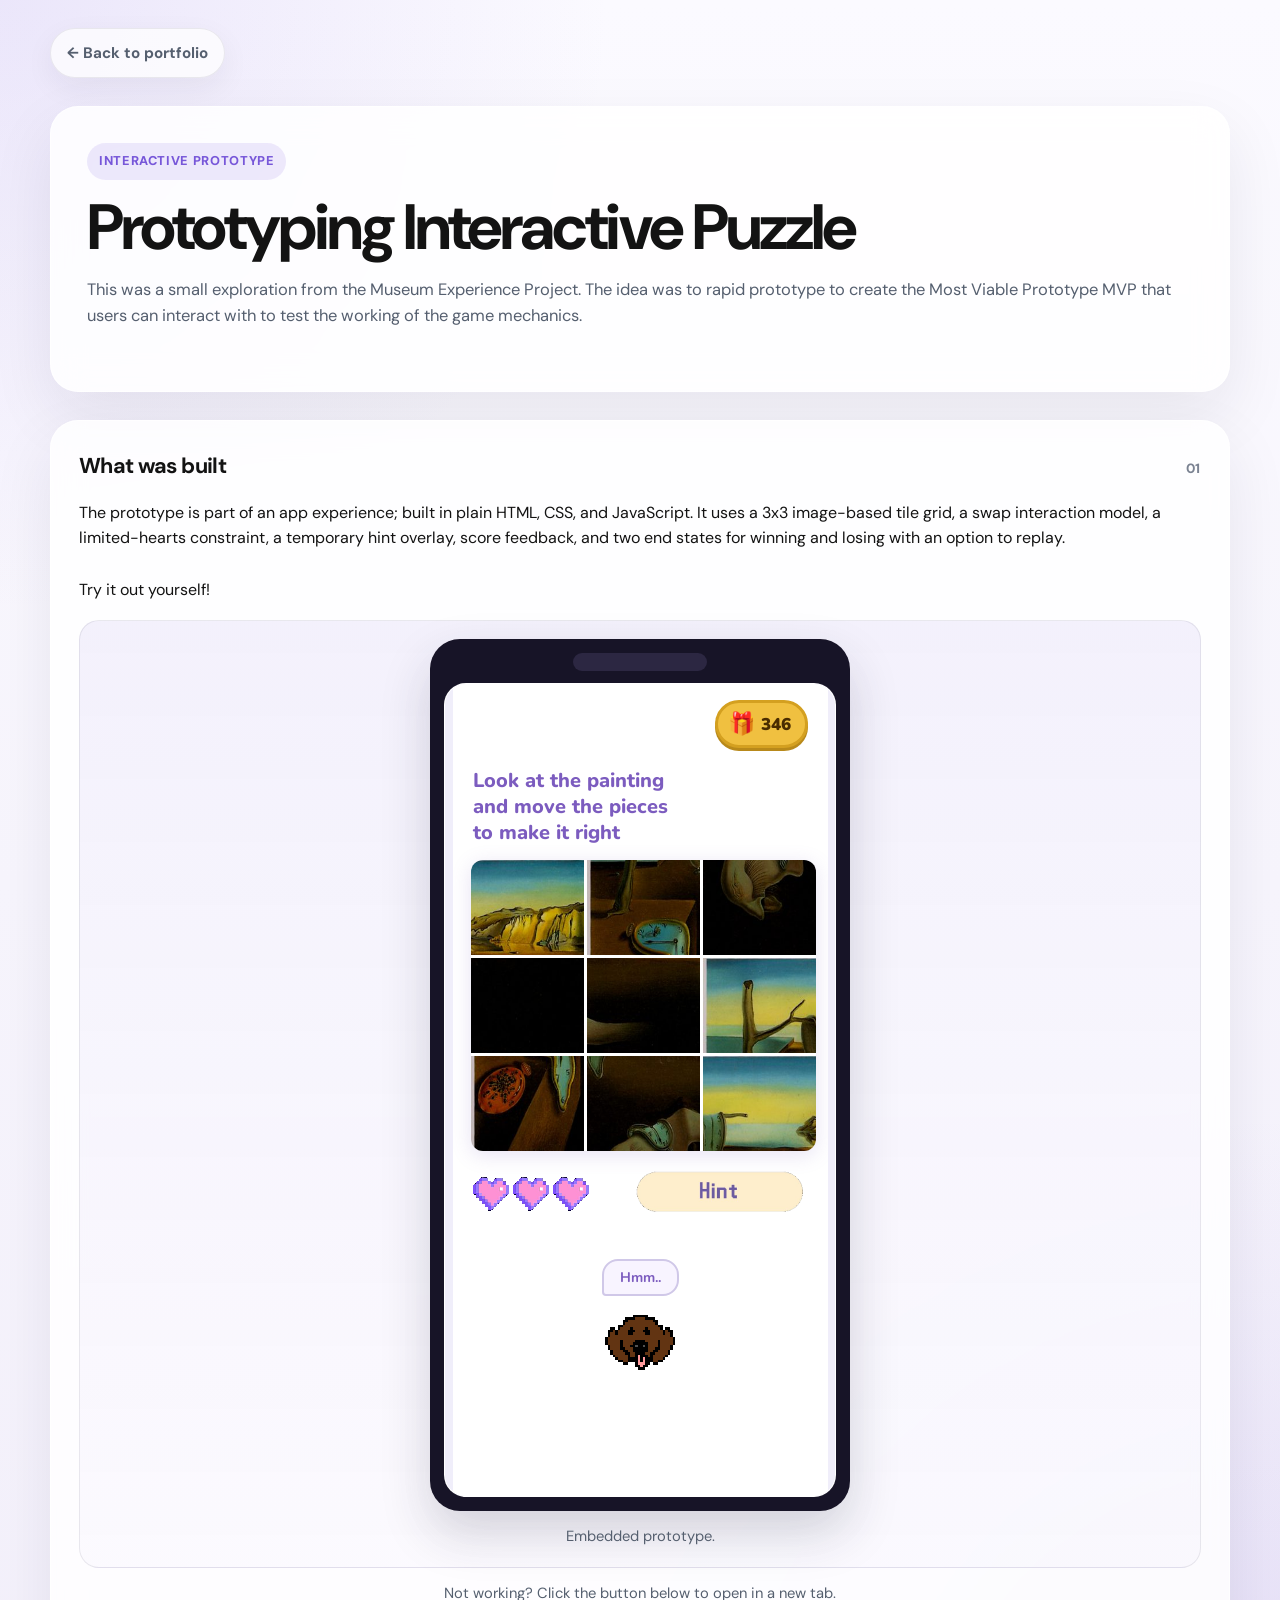
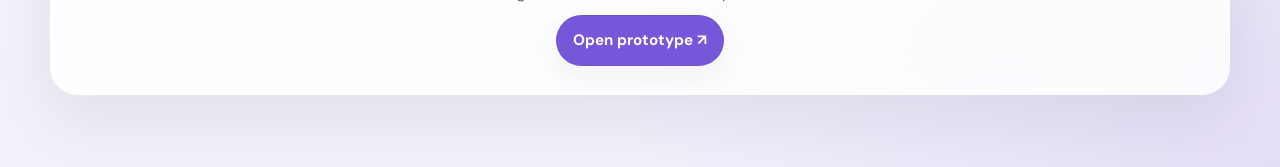
<file: interactive-puzzle-case-study.html>
<!DOCTYPE html>
<html lang="en">

<head>
  <meta charset="UTF-8" />
  <meta name="viewport" content="width=device-width, initial-scale=1.0" />
  <title>Prototyping Interactive Puzzle</title>
  <link rel="preconnect" href="https://fonts.googleapis.com" />
  <link rel="preconnect" href="https://fonts.gstatic.com" crossorigin />
  <link href="https://fonts.googleapis.com/css2?family=DM+Sans:wght@400;500;700;800&display=swap" rel="stylesheet" />
  <style>
    :root {
      --bg: #f6f4fb;
      --surface: rgba(255, 255, 255, 0.84);
      --surface-strong: #ffffff;
      --line: rgba(15, 23, 42, 0.08);
      --text: #131313;
      --muted: #555f6f;
      --accent: #7757d9;
      --accent-soft: rgba(119, 87, 217, 0.12);
      --shadow: 0 24px 64px rgba(30, 28, 55, 0.08);
      --radius-xl: 28px;
      --radius-lg: 20px;
      --radius-md: 16px;
      --wrap: 1180px;
    }

    * {
      box-sizing: border-box;
      margin: 0;
      padding: 0;
    }

    body {
      min-height: 100vh;
      font-family: "DM Sans", sans-serif;
      color: var(--text);
      background:
        radial-gradient(circle at top left, rgba(162, 140, 230, 0.18), transparent 28%),
        radial-gradient(circle at bottom right, rgba(119, 87, 217, 0.12), transparent 30%),
        linear-gradient(180deg, #fbfaff 0%, #f3f0fb 100%);
      line-height: 1.6;
      -webkit-font-smoothing: antialiased;
    }

    a {
      color: inherit;
      text-decoration: none;
    }

    img {
      display: block;
      max-width: 100%;
    }

    .page {
      width: min(calc(100% - 32px), var(--wrap));
      margin: 0 auto;
      padding: 28px 0 72px;
    }

    .topbar {
      display: flex;
      align-items: center;
      justify-content: space-between;
      gap: 16px;
      margin-bottom: 28px;
      flex-wrap: wrap;
    }

    .back-link,
    .demo-link {
      display: inline-flex;
      align-items: center;
      gap: 10px;
      padding: 12px 16px;
      border-radius: 999px;
      border: 1px solid var(--line);
      font-size: 0.95rem;
      font-weight: 700;
      box-shadow: 0 10px 30px rgba(30, 28, 55, 0.06);
    }

    .back-link {
      background: rgba(255, 255, 255, 0.72);
      color: var(--muted);
    }

    .demo-link {
      background: var(--accent);
      color: #ffffff;
    }

    .hero {
      display: grid;
      gap: 28px;
      align-items: stretch;
      margin-bottom: 28px;
    }

    .hero-copy,
    .hero-panel,
    .section-card,
    .side-card {
      background: var(--surface);
      border: 1px solid rgba(255, 255, 255, 0.72);
      backdrop-filter: blur(16px);
      -webkit-backdrop-filter: blur(16px);
      box-shadow: var(--shadow);
    }

    .hero-copy {
      border-radius: var(--radius-xl);
      padding: 36px;
    }

    .eyebrow {
      display: inline-flex;
      align-items: center;
      padding: 8px 12px;
      border-radius: 999px;
      background: var(--accent-soft);
      color: var(--accent);
      font-size: 0.8rem;
      font-weight: 800;
      letter-spacing: 0.05em;
      text-transform: uppercase;
      margin-bottom: 18px;
    }

    h1 {
      font-size: clamp(2.2rem, 5vw, 4.1rem);
      line-height: 0.95;
      letter-spacing: -0.045em;
      margin-bottom: 18px;
    }

    .hero-summary {
      font-size: 1.03rem;
      color: var(--muted);
      margin-bottom: 26px;
    }

    .meta-grid {
      display: grid;
      grid-template-columns: repeat(4, minmax(0, 1fr));
      gap: 14px;
    }

    .meta-item {
      padding: 16px;
      border-radius: var(--radius-md);
      background: rgba(255, 255, 255, 0.76);
      border: 1px solid var(--line);
    }

    .meta-label {
      font-size: 0.75rem;
      text-transform: uppercase;
      letter-spacing: 0.05em;
      color: #6b7280;
      margin-bottom: 8px;
      font-weight: 800;
    }

    .meta-value {
      font-size: 0.95rem;
      font-weight: 700;
      line-height: 1.45;
    }

    .hero-panel {
      border-radius: var(--radius-xl);
      padding: 18px;
      display: grid;
      gap: 16px;
    }

    .hero-visual {
      border-radius: calc(var(--radius-xl) - 10px);
      overflow: hidden;
      background: #efeafc;
    }

    .hero-visual img {
      width: 100%;
      height: 100%;
      object-fit: cover;
    }

    .hero-note {
      padding: 16px;
      border-radius: var(--radius-md);
      background: var(--surface-strong);
      border: 1px solid var(--line);
      color: var(--muted);
    }

    .hero-note strong {
      display: block;
      font-size: 0.84rem;
      color: #6b7280;
      letter-spacing: 0.05em;
      text-transform: uppercase;
      margin-bottom: 6px;
    }

    .content-grid {
      display: grid;
      gap: 28px;
      align-items: start;
    }

    .content-stack {
      display: grid;
      gap: 22px;
    }

    .section-card {
      border-radius: var(--radius-xl);
      padding: 28px;
    }

    .section-heading {
      display: flex;
      align-items: baseline;
      justify-content: space-between;
      gap: 16px;
      margin-bottom: 16px;
    }

    h2 {
      font-size: 1.35rem;
      letter-spacing: -0.03em;
    }

    .section-index {
      font-size: 0.84rem;
      font-weight: 800;
      color: #7b8392;
      text-transform: uppercase;
      letter-spacing: 0.05em;
    }

    p+p {
      margin-top: 14px;
    }

    .bullet-list {
      list-style: none;
      display: grid;
      gap: 12px;
      margin-top: 14px;
    }

    .bullet-list li {
      position: relative;
      padding-left: 18px;
      color: var(--muted);
    }

    .bullet-list li::before {
      content: "";
      position: absolute;
      left: 0;
      top: 0.58em;
      width: 8px;
      height: 8px;
      border-radius: 999px;
      background: var(--accent);
      transform: translateY(-50%);
    }

    .feature-grid {
      display: grid;
      grid-template-columns: repeat(2, minmax(0, 1fr));
      gap: 14px;
      margin-top: 18px;
    }

    .prototype-shell {
      margin-top: 18px;
      padding: 18px;
      border-radius: var(--radius-lg);
      background: linear-gradient(180deg, rgba(119, 87, 217, 0.08) 0%, rgba(119, 87, 217, 0.02) 100%);
      border: 1px solid var(--line);
    }

    .prototype-frame {
      width: min(100%, 420px);
      margin: 0 auto;
      padding: 14px;
      border-radius: 30px;
      background: #171427;
      box-shadow: 0 22px 50px rgba(30, 28, 55, 0.18);
    }

    .prototype-notch {
      width: 34%;
      height: 18px;
      margin: 0 auto 12px;
      border-radius: 999px;
      background: #2c2742;
    }

    .prototype-screen {
      overflow: hidden;
      border-radius: 22px;
      background: #ffffff;
      border: 1px solid rgba(255, 255, 255, 0.08);
    }

    .prototype-screen iframe {
      width: 100%;
      height: 812px;
      border: 0;
      display: block;
      background: #ffffff;
    }

    .prototype-caption {
      margin-top: 14px;
      text-align: center;
      font-size: 0.92rem;
      color: var(--muted);
    }

    .feature-card {
      padding: 18px;
      border-radius: var(--radius-md);
      background: rgba(255, 255, 255, 0.76);
      border: 1px solid var(--line);
    }

    .feature-card h3 {
      font-size: 1rem;
      margin-bottom: 8px;
    }

    .feature-card p {
      font-size: 0.95rem;
      color: var(--muted);
    }

    .sidebar-stack {
      display: grid;
      gap: 22px;
      position: sticky;
      top: 24px;
    }

    .side-card {
      border-radius: var(--radius-xl);
      padding: 22px;
    }

    .side-card h3 {
      font-size: 1rem;
      margin-bottom: 12px;
      letter-spacing: -0.02em;
    }

    .side-list {
      list-style: none;
      display: grid;
      gap: 10px;
    }

    .side-list li {
      color: var(--muted);
      font-size: 0.95rem;
      padding-bottom: 10px;
      border-bottom: 1px solid var(--line);
    }

    .side-list li:last-child {
      border-bottom: none;
      padding-bottom: 0;
    }

    .protoype-mention {
      flex-direction: column;
      display: flex;
      align-items: center;
      gap: 10px;
    }

    .quote {
      font-size: 1rem;
      font-weight: 600;
      line-height: 1.55;
      color: #232736;
    }

    .callout {
      margin-top: 16px;
      padding: 16px 18px;
      border-left: 3px solid var(--accent);
      background: rgba(119, 87, 217, 0.08);
      border-radius: 0 14px 14px 0;
      color: var(--muted);
    }

    @media (max-width: 1020px) {
      .hero {
        grid-template-columns: 1fr;
      }

      .content-grid {
        grid-template-columns: 1fr;
      }

      .sidebar-stack {
        position: static;
      }

      .meta-grid {
        grid-template-columns: repeat(2, minmax(0, 1fr));
      }
    }

    @media (max-width: 680px) {
      .page {
        width: min(calc(100% - 20px), var(--wrap));
        padding-top: 20px;
      }

      .hero-copy,
      .section-card,
      .side-card {
        padding: 22px;
      }

      .meta-grid,
      .feature-grid {
        grid-template-columns: 1fr;
      }

      .prototype-frame {
        width: 100%;
        padding: 10px;
        border-radius: 24px;
      }

      .prototype-screen iframe {
        height: 720px;
      }

      .topbar {
        margin-bottom: 20px;
      }
    }
  </style>
</head>

<body>
  <div class="page">
    <div class="topbar">
      <a class="back-link" href="index.html">← Back to portfolio</a>
    </div>

    <section class="hero">
      <div class="hero-copy">
        <div class="eyebrow">Interactive Prototype</div>
        <h1>Prototyping Interactive Puzzle</h1>
        <p class="hero-summary">
          This was a small exploration from the Museum Experience Project. The idea was to rapid prototype to create the Most Viable
          Prototype MVP that users can interact with to test the working of the game mechanics.
        </p>
      </div>
    </section>

    <section class="content-grid">
      <div class="content-stack">
        <article class="section-card">
          <div class="section-heading">
            <h2>What was built</h2>
            <span class="section-index">01</span>
          </div>
          <p>
            The prototype is part of an app experience; built in plain HTML, CSS, and JavaScript. It uses a 3x3
            image-based tile grid, a swap interaction model, a limited-hearts constraint, a temporary hint overlay,
            score feedback, and two end states for winning and losing with an option to replay.<br><br>Try it out
            yourself!
          </p>
          <div class="prototype-shell">
            <div class="prototype-frame">
              <div class="prototype-notch"></div>
              <div class="prototype-screen">
                <iframe src="puzzle_game.html" title="Interactive puzzle prototype"></iframe>
              </div>
            </div>
            <p class="prototype-caption">Embedded prototype.</p>
          </div>

          <div class="protoype-mention">
            <p class="prototype-caption">Not working? Click the button below to open in a new tab.
            </p>
            <a class="demo-link" target="_blank" href="puzzle_game.html">Open prototype ↗</a>
          </div>
        </article>

      </div>
    </section>
  </div>
</body>

</html>
</file>
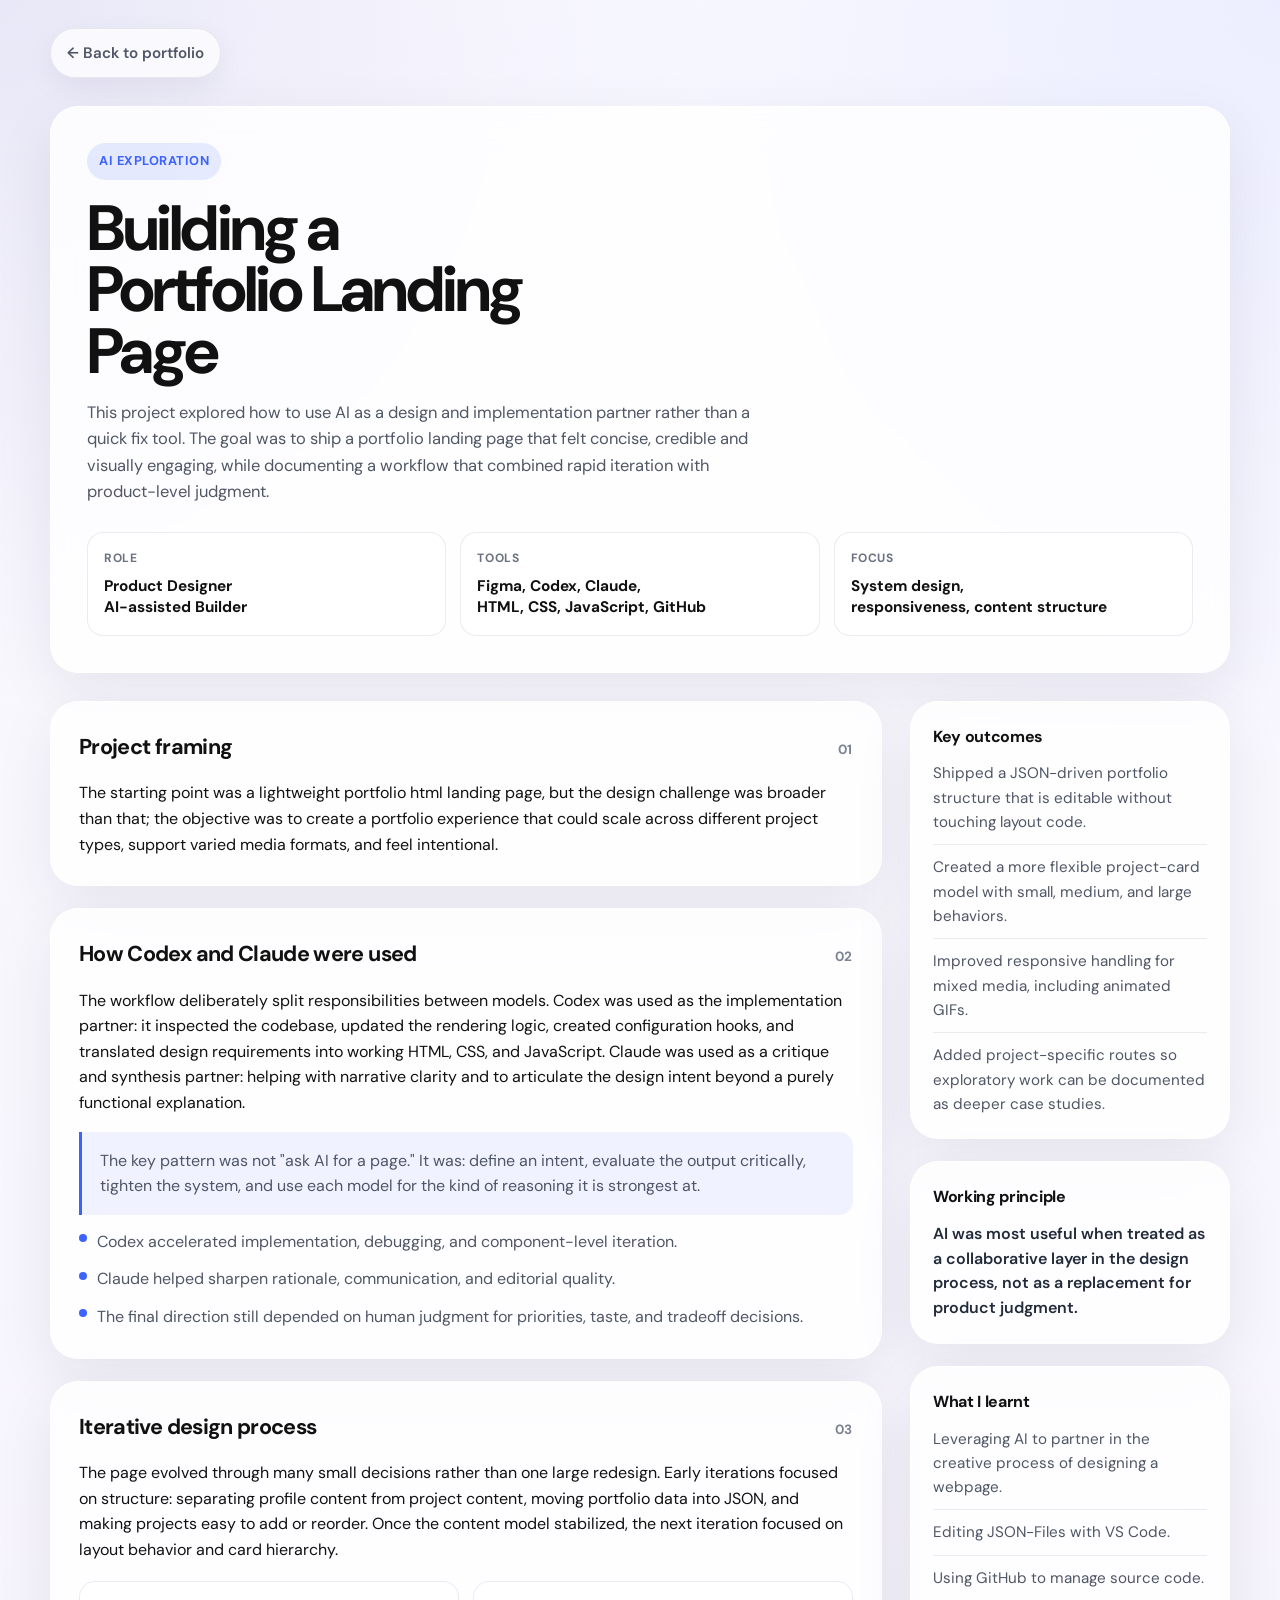
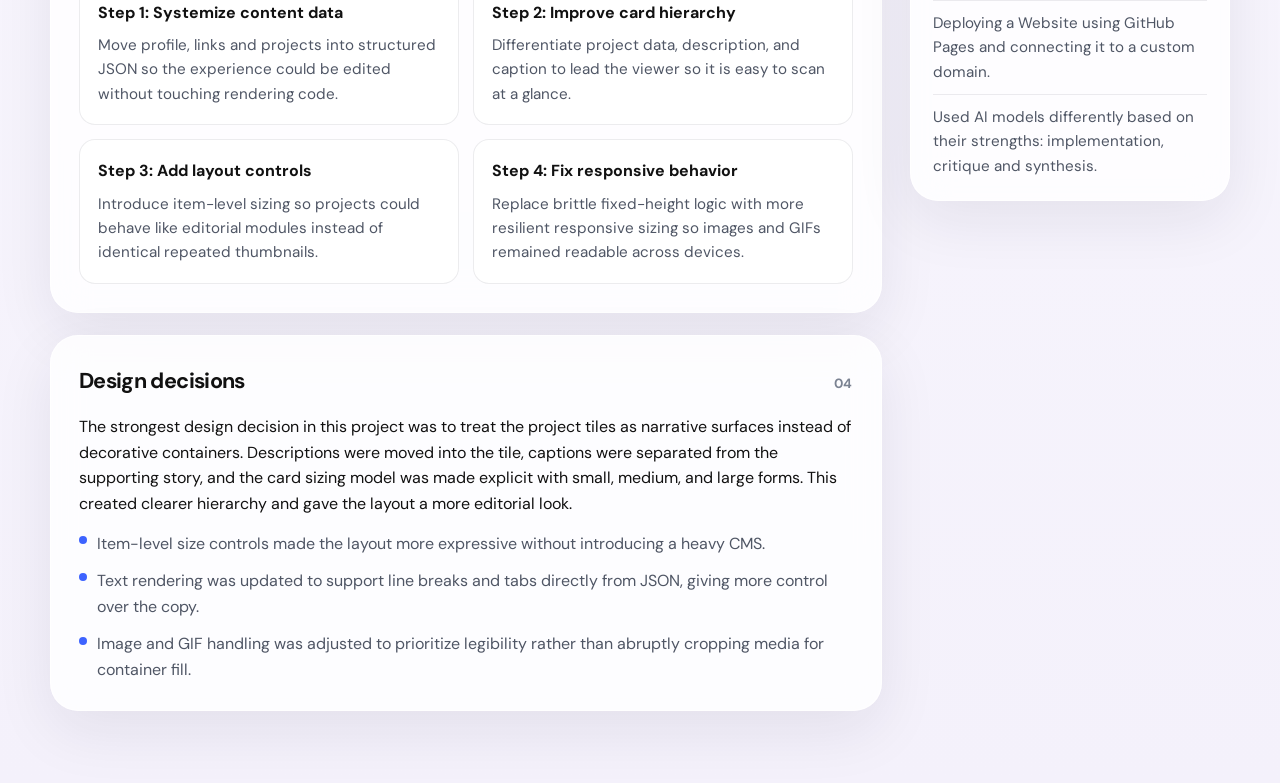
<file: portfolio-landing-page.html>
<!DOCTYPE html>
<html lang="en">
<head>
  <meta charset="UTF-8" />
  <meta name="viewport" content="width=device-width, initial-scale=1.0" />
  <title>Building a Portfolio Landing Page</title>
  <link rel="preconnect" href="https://fonts.googleapis.com" />
  <link rel="preconnect" href="https://fonts.gstatic.com" crossorigin />
  <link href="https://fonts.googleapis.com/css2?family=DM+Sans:wght@400;500;700;800&display=swap" rel="stylesheet" />
  <style>
    :root {
      --bg: #f7f5fb;
      --surface: rgba(255, 255, 255, 0.82);
      --surface-strong: #ffffff;
      --line: rgba(16, 24, 40, 0.08);
      --text: #111111;
      --muted: #4f5665;
      --accent: #3d63ff;
      --accent-soft: rgba(61, 99, 255, 0.12);
      --shadow: 0 20px 60px rgba(28, 23, 54, 0.08);
      --radius-xl: 28px;
      --radius-lg: 20px;
      --radius-md: 16px;
      --wrap: 1180px;
    }

    * {
      box-sizing: border-box;
      margin: 0;
      padding: 0;
    }

    html {
      scroll-behavior: smooth;
    }

    body {
      min-height: 100vh;
      font-family: "DM Sans", sans-serif;
      color: var(--text);
      background:
        radial-gradient(circle at top left, rgba(120, 119, 198, 0.14), transparent 26%),
        radial-gradient(circle at top right, rgba(61, 99, 255, 0.08), transparent 30%),
        linear-gradient(180deg, #fbfaff 0%, #f4f1fb 100%);
      line-height: 1.6;
      -webkit-font-smoothing: antialiased;
    }

    a {
      color: inherit;
      text-decoration: none;
    }

    img {
      max-width: 100%;
      display: block;
    }

    .page {
      width: min(calc(100% - 32px), var(--wrap));
      margin: 0 auto;
      padding: 28px 0 72px;
    }

    .topbar {
      display: flex;
      align-items: center;
      justify-content: space-between;
      gap: 16px;
      margin-bottom: 28px;
    }

    .back-link {
      display: inline-flex;
      align-items: center;
      gap: 10px;
      padding: 12px 16px;
      border-radius: 999px;
      background: rgba(255, 255, 255, 0.72);
      border: 1px solid var(--line);
      box-shadow: 0 10px 30px rgba(28, 23, 54, 0.06);
      font-size: 0.95rem;
      font-weight: 600;
      color: var(--muted);
    }

    .hero {

      align-items: stretch;
      margin-bottom: 28px;
    }

    .hero-copy,
    .hero-panel,
    .section-card,
    .outcome-card {
      background: var(--surface);
      border: 1px solid rgba(255, 255, 255, 0.7);
      backdrop-filter: blur(18px);
      -webkit-backdrop-filter: blur(18px);
      box-shadow: var(--shadow);
    }

    .hero-copy {
      border-radius: var(--radius-xl);
      padding: 36px;
    }

    .eyebrow {
      display: inline-flex;
      align-items: center;
      gap: 8px;
      padding: 8px 12px;
      border-radius: 999px;
      background: var(--accent-soft);
      color: var(--accent);
      font-size: 0.8rem;
      font-weight: 700;
      letter-spacing: 0.04em;
      text-transform: uppercase;
      margin-bottom: 18px;
    }

    h1 {
      font-size: clamp(2.3rem, 5vw, 4.2rem);
      line-height: 0.96;
      letter-spacing: -0.045em;
      margin-bottom: 18px;
      max-width: 10ch;
    }

    .hero-summary {
      font-size: 1.03rem;
      color: var(--muted);
      max-width: 62ch;
      margin-bottom: 26px;
    }

    .meta-grid {
      display: grid;
      grid-template-columns: repeat(3, minmax(0, 1fr));
      gap: 14px;
    }

    .meta-item {
      padding: 16px;
      border-radius: var(--radius-md);
      background: rgba(255, 255, 255, 0.76);
      border: 1px solid var(--line);
    }

    .meta-label {
      font-size: 0.75rem;
      text-transform: uppercase;
      letter-spacing: 0.05em;
      color: #6a7282;
      margin-bottom: 8px;
      font-weight: 700;
    }

    .meta-value {
      font-size: 0.96rem;
      font-weight: 700;
      line-height: 1.4;
    }

    .hero-panel {
      border-radius: var(--radius-xl);
      padding: 18px;
      max-height: fit-content;
      margin-top: auto;
    }

    .hero-note {
      padding: 16px;
      border-radius: var(--radius-md);
      background: var(--surface-strong);
      border: 1px solid var(--line);
    }

    .hero-note strong {
      display: block;
      font-size: 0.84rem;
      text-transform: uppercase;
      letter-spacing: 0.05em;
      color: #6a7282;
      margin-bottom: 6px;
    }

    .content-grid {
      display: grid;
      grid-template-columns: minmax(0, 1fr) 320px;
      gap: 28px;
      align-items: start;
    }

    .content-stack {
      display: grid;
      gap: 22px;
    }

    .section-card {
      border-radius: var(--radius-xl);
      padding: 28px;
    }

    .section-heading {
      display: flex;
      align-items: baseline;
      justify-content: space-between;
      gap: 16px;
      margin-bottom: 16px;
    }

    h2 {
      font-size: 1.35rem;
      letter-spacing: -0.03em;
    }

    .section-index {
      font-size: 0.84rem;
      font-weight: 700;
      color: #7b8392;
      text-transform: uppercase;
      letter-spacing: 0.05em;
    }

    p + p {
      margin-top: 14px;
    }

    .bullet-list {
      list-style: none;
      display: grid;
      gap: 12px;
      margin-top: 14px;
    }

    .bullet-list li {
      padding-left: 18px;
      position: relative;
      color: var(--muted);
    }

    .bullet-list li::before {
      content: "";
      width: 8px;
      height: 8px;
      border-radius: 999px;
      background: var(--accent);
      position: absolute;
      top: 0.58em;
      left: 0;
      transform: translateY(-50%);
    }

    .process-grid {
      display: grid;
      grid-template-columns: repeat(2, minmax(0, 1fr));
      gap: 14px;
      margin-top: 18px;
    }

    .process-step {
      padding: 18px;
      border-radius: var(--radius-md);
      background: rgba(255, 255, 255, 0.74);
      border: 1px solid var(--line);
    }

    .process-step h3 {
      font-size: 1rem;
      margin-bottom: 8px;
    }

    .process-step p {
      color: var(--muted);
      font-size: 0.95rem;
    }

    .sidebar-stack {
      display: grid;
      gap: 22px;
      position: sticky;
      top: 24px;
    }

    .outcome-card {
      border-radius: var(--radius-xl);
      padding: 22px;
    }

    .outcome-card h3 {
      font-size: 1rem;
      margin-bottom: 12px;
      letter-spacing: -0.02em;
    }

    .outcome-list {
      list-style: none;
      display: grid;
      gap: 10px;
    }

    .outcome-list li {
      color: var(--muted);
      font-size: 0.95rem;
      padding-bottom: 10px;
      border-bottom: 1px solid var(--line);
    }

    .outcome-list li:last-child {
      border-bottom: none;
      padding-bottom: 0;
    }

    .quote {
      font-size: 1rem;
      font-weight: 600;
      line-height: 1.55;
      color: #222b3a;
    }

    .callout {
      margin-top: 16px;
      padding: 16px 18px;
      border-left: 3px solid var(--accent);
      background: rgba(61, 99, 255, 0.07);
      border-radius: 0 14px 14px 0;
      color: var(--muted);
    }

    @media (max-width: 1020px) {
      .hero {
        grid-template-columns: 1fr;
      }

      .content-grid {
        grid-template-columns: 1fr;
      }

      .sidebar-stack {
        position: static;
      }

      .meta-grid {
        grid-template-columns: repeat(2, minmax(0, 1fr));
      }
    }

    @media (max-width: 680px) {
      .page {
        width: min(calc(100% - 20px), var(--wrap));
        padding-top: 20px;
      }

      .hero-copy,
      .hero-panel,
      .section-card,
      .outcome-card {
        border-radius: 22px;
      }

      .hero-copy,
      .section-card {
        padding: 22px;
      }

      .meta-grid,
      .process-grid {
        grid-template-columns: 1fr;
      }

      .topbar {
        margin-bottom: 20px;
      }
    }
  </style>
</head>
<body>
  <div class="page">
    <div class="topbar">
      <a class="back-link" href="index.html">← Back to portfolio</a>
    </div>

    <section class="hero">
      <div class="hero-copy">
        <div class="eyebrow">AI Exploration</div>
        <h1>Building a Portfolio Landing Page</h1>
        <p class="hero-summary">
          This project explored how to use AI as a design and implementation partner rather than a quick fix tool. The goal was to ship a portfolio landing page that felt concise, credible and visually engaging, while documenting a workflow that combined rapid iteration with product-level judgment.
        </p>

        <div class="meta-grid">
          <div class="meta-item">
            <div class="meta-label">Role</div>
            <div class="meta-value">Product Designer<br />AI-assisted Builder</div>
          </div>
          <div class="meta-item">
            <div class="meta-label">Tools</div>
            <div class="meta-value">Figma, Codex, Claude,<br />HTML, CSS, JavaScript, GitHub</div>
          </div>
          <div class="meta-item">
            <div class="meta-label">Focus</div>
            <div class="meta-value">System design,<br />responsiveness, content structure</div>
          </div>
        </div>
      </div>

    
    </section>

    <section class="content-grid">
      <div class="content-stack">
        <article class="section-card">
          <div class="section-heading">
            <h2>Project framing</h2>
            <span class="section-index">01</span>
          </div>
          <p>
            The starting point was a lightweight portfolio html landing page, but the design challenge was broader than that; the objective was to create a portfolio experience that could scale across different project types, support varied media formats, and feel intentional.
          </p>
        </article>

        <article class="section-card">
          <div class="section-heading">
            <h2>How Codex and Claude were used</h2>
            <span class="section-index">02</span>
          </div>
          <p>
            The workflow deliberately split responsibilities between models. Codex was used as the implementation partner: it inspected the codebase, updated the rendering logic, created configuration hooks, and translated design requirements into working HTML, CSS, and JavaScript. Claude was used as a critique and synthesis partner: helping with narrative clarity and to articulate the design intent beyond a purely functional explanation.
          </p>
          <div class="callout">
            The key pattern was not "ask AI for a page." It was: define an intent, evaluate the output critically, tighten the system, and use each model for the kind of reasoning it is strongest at.
          </div>
          <ul class="bullet-list">
            <li>Codex accelerated implementation, debugging, and component-level iteration.</li>
            <li>Claude helped sharpen rationale, communication, and editorial quality.</li>
            <li>The final direction still depended on human judgment for priorities, taste, and tradeoff decisions.</li>
          </ul>
        </article>

        <article class="section-card">
          <div class="section-heading">
            <h2>Iterative design process</h2>
            <span class="section-index">03</span>
          </div>
          <p>
            The page evolved through many small decisions rather than one large redesign. Early iterations focused on structure: separating profile content from project content, moving portfolio data into JSON, and making projects easy to add or reorder. Once the content model stabilized, the next iteration focused on layout behavior and card hierarchy.
          </p>
          <div class="process-grid">
            <div class="process-step">
              <h3>Step 1: Systemize content data</h3>
              <p>Move profile, links and projects into structured JSON so the experience could be edited without touching rendering code.</p>
            </div>
            <div class="process-step">
              <h3>Step 2: Improve card hierarchy</h3>
              <p>Differentiate project data, description, and caption to lead the viewer so it is easy to scan at a glance.</p>
            </div>
            <div class="process-step">
              <h3>Step 3: Add layout controls</h3>
              <p>Introduce item-level sizing so projects could behave like editorial modules instead of identical repeated thumbnails.</p>
            </div>
            <div class="process-step">
              <h3>Step 4: Fix responsive behavior</h3>
              <p>Replace brittle fixed-height logic with more resilient responsive sizing so images and GIFs remained readable across devices.</p>
            </div>
          </div>
        </article>

        <article class="section-card">
          <div class="section-heading">
            <h2>Design decisions</h2>
            <span class="section-index">04</span>
          </div>
          <p>
            The strongest design decision in this project was to treat the project tiles as narrative surfaces instead of decorative containers. Descriptions were moved into the tile, captions were separated from the supporting story, and the card sizing model was made explicit with small, medium, and large forms. This created clearer hierarchy and gave the layout a more editorial look.
          </p>
          <ul class="bullet-list">
            <li>Item-level size controls made the layout more expressive without introducing a heavy CMS.</li>
            <li>Text rendering was updated to support line breaks and tabs directly from JSON, giving more control over the copy.</li>
            <li>Image and GIF handling was adjusted to prioritize legibility rather than abruptly cropping media for container fill.</li>
          </ul>
        </article>
      </div>

      <aside class="sidebar-stack">
        <div class="outcome-card">
          <h3>Key outcomes</h3>
          <ul class="outcome-list">
            <li>Shipped a JSON-driven portfolio structure that is editable without touching layout code.</li>
            <li>Created a more flexible project-card model with small, medium, and large behaviors.</li>
            <li>Improved responsive handling for mixed media, including animated GIFs.</li>
            <li>Added project-specific routes so exploratory work can be documented as deeper case studies.</li>
          </ul>
        </div>

        <div class="outcome-card">
          <h3>Working principle</h3>
          <p class="quote">
            AI was most useful when treated as a collaborative layer in the design process, not as a replacement for product judgment.
          </p>
        </div>

        <div class="outcome-card">
          <h3>What I learnt </h3>
          <ul class="outcome-list">
            <li>Leveraging AI to partner in the creative process of designing a webpage.</li>
            <li>Editing JSON-Files with VS Code.</li>
            <li>Using GitHub to manage source code.</li>
            <li>Deploying a Website using GitHub Pages and connecting it to a custom domain.</li>
            <li>Used AI models differently based on their strengths: implementation, critique and synthesis.</li>
          </ul>
        </div>
      </aside>
    </section>
  </div>
</body>
</html>
</file>
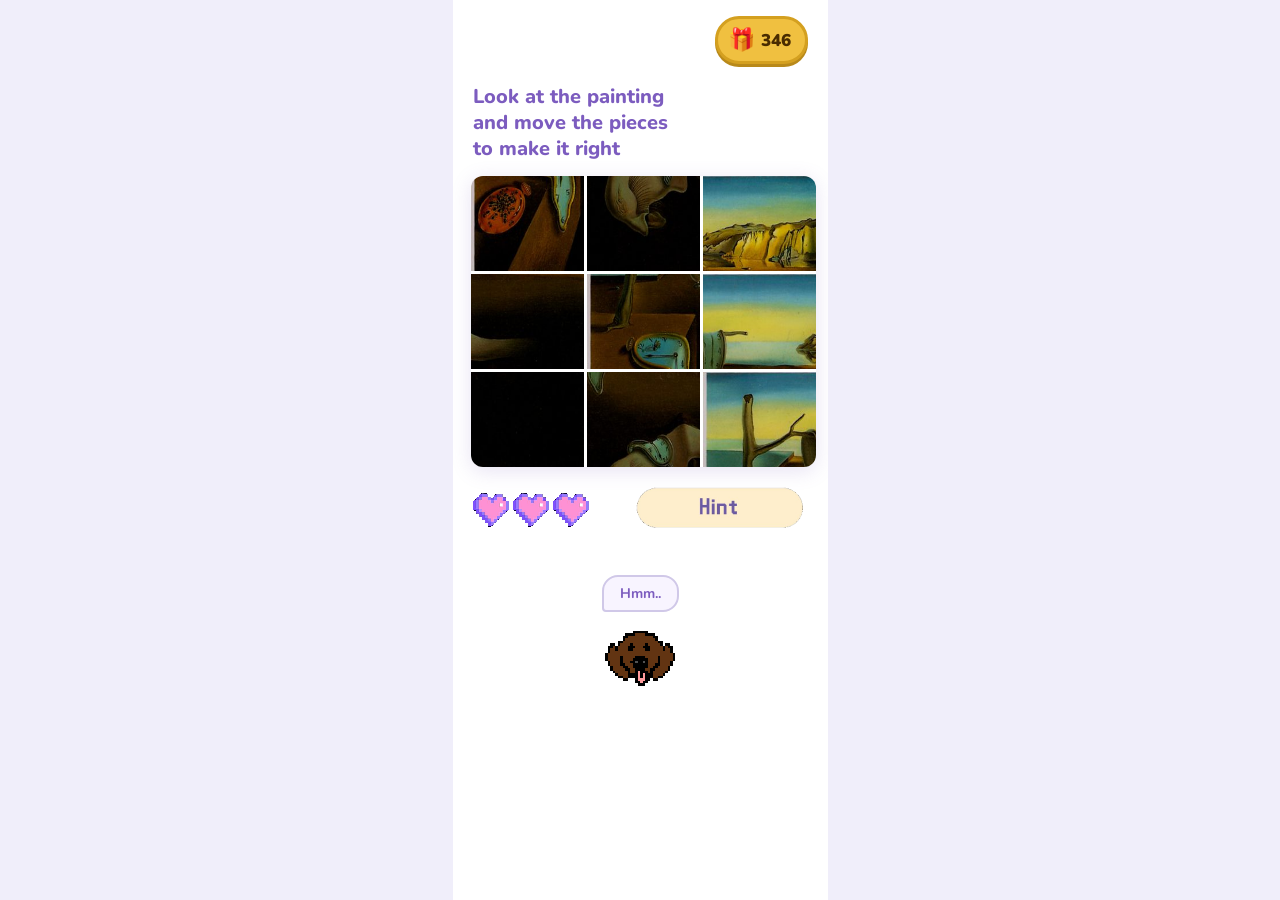
<file: puzzle_game.html>
<!DOCTYPE html>
<html lang="en">
<head>
<meta charset="UTF-8">
<meta name="viewport" content="width=device-width, initial-scale=1.0, maximum-scale=1.0">
<title>Art Puzzle</title>
<style>
  @import url('https://fonts.googleapis.com/css2?family=Nunito:wght@400;600;700;800;900&display=swap');

  * { margin: 0; padding: 0; box-sizing: border-box; }

  :root {
    --purple: #7c5cbf;
    --purple-light: #a88fe0;
    --purple-dark: #5a3e99;
    --cream: #fdf8ee;
    --gold: #f0c040;
    --bg: #f0eefa;
    --shadow: rgba(124,92,191,0.18);
  }

  body {
    background: var(--bg);
    font-family: 'Nunito', sans-serif;
    display: flex;
    justify-content: center;
    min-height: 100vh;
  }

  .phone {
    width: 375px;
    min-height: 100vh;
    background: #fff;
    overflow: hidden;
    padding-bottom: 20px;
  }

  .top-bar {
    display: flex;
    justify-content: flex-end;
    align-items: center;
    padding: 16px 20px 8px;
  }
  .score-badge {
    background: var(--gold);
    border-radius: 50px;
    padding: 6px 14px 6px 10px;
    display: flex; align-items: center; gap: 6px;
    border: 3px solid #d4a020;
    box-shadow: 0 3px 0 #b8891a;
  }
  .score-badge .icon { font-size: 22px; }
  .score-badge .num  { font-size: 17px; font-weight: 900; color: #4a2c00; }

  .instruction {
    padding: 12px 20px 14px;
    font-size: 20px;
    font-weight: 800;
    color: var(--purple);
    line-height: 1.3;
  }

  .puzzle-wrap { padding: 0 18px; position: relative; }

  .puzzle-grid {
    display: grid;
    grid-template-columns: repeat(3, 113px);
    gap: 3px;
    width: 345px;
    border-radius: 12px;
    overflow: hidden;
    box-shadow: 0 4px 20px var(--shadow);
    position: relative;
  }

  .tile {
    width: 113px;
    height: 95px;
    background-repeat: no-repeat;
    cursor: pointer;
    user-select: none;
    transition: transform 0.12s ease;
    position: relative;
  }

  .tile.selected {
    outline: 4px solid var(--purple);
    outline-offset: -4px;
    z-index: 2;
    transform: scale(1.04);
    filter: brightness(1.15);
  }

  @keyframes correctFlash {
    0%, 100% { filter: brightness(1); }
    50%       { filter: brightness(1.5) saturate(1.6); }
  }
  @keyframes wrongFlash {
    0%, 100% { filter: brightness(1); }
    25%       { filter: brightness(0.45) saturate(0); }
    75%       { filter: brightness(0.65) saturate(0); }
  }
  @keyframes heartBreak {
    0%   { transform: scale(1); }
    30%  { transform: scale(1.4) rotate(-12deg); }
    60%  { transform: scale(0.6) rotate(6deg); }
    100% { transform: scale(0.7); opacity: 0.15; }
  }

  .tile.correct-flash { animation: correctFlash 0.5s ease; }
  .tile.wrong-flash   { animation: wrongFlash   0.5s ease; }

  .hint-overlay {
    position: absolute;
    inset: 0;
    border-radius: 12px;
    z-index: 10;
    opacity: 0;
    pointer-events: none;
    transition: opacity 0.3s ease;
    background-size: cover;
    background-position: center;
    background-image: url('[data-uri]');
  }
  .hint-overlay.visible { opacity: 1; pointer-events: all; }

  .swap-hint {
    position: absolute;
    bottom: -26px;
    left: 0; right: 0;
    text-align: center;
    font-size: 12px;
    font-weight: 700;
    color: var(--purple-light);
    opacity: 0;
    transition: opacity 0.3s;
  }
  .swap-hint.visible { opacity: 1; }

  .controls {
    display: flex;
    align-items: center;
    justify-content: space-between;
    padding: 20px 20px 10px;
  }
  .hearts { display: flex; gap: 4px; align-items: center; }

  .heart-img {
    width: 36px;
    height: 36px;
    object-fit: contain;
    transition: transform 0.3s, opacity 0.4s;
    image-rendering: pixelated;
    background: transparent;
  }
  .heart-img.lost     { opacity: 0.15; transform: scale(0.65); }
  .heart-img.breaking { animation: heartBreak 0.5s ease forwards; }

  .hint-btn {
    background: none;
    border: none;
    padding: 0;
    cursor: pointer;
    display: block;
    transition: transform 0.1s, filter 0.1s;
  }
  .hint-btn img {
    height: 46px;
    display: block;
    image-rendering: auto;
  }
  .hint-btn:active { transform: translateY(2px) scale(0.97); filter: brightness(0.92); }

  .dog-area {
    display: flex;
    flex-direction: column;
    align-items: center;
    padding: 32px 20px 24px;
    gap: 6px;
  }
  .speech-bubble {
    background: #f8f4ff;
    border: 2px solid #d0c8e8;
    border-radius: 16px 16px 16px 4px;
    padding: 7px 16px;
    font-size: 14px;
    font-weight: 700;
    color: var(--purple);
    max-width: 220px;
    text-align: center;
    min-height: 36px;
    display: flex; align-items: center; justify-content: center;
  }
  .dog-sprite {
    width: 80px;
    height: 80px;
    object-fit: contain;
    image-rendering: pixelated;
  }

  .overlay {
    position: fixed;
    inset: 0;
    display: flex;
    align-items: center;
    justify-content: center;
    z-index: 100;
    opacity: 0;
    pointer-events: none;
    transition: opacity 0.4s ease;
  }
  .overlay.active { opacity: 1; pointer-events: all; }
  .overlay-lose { background: rgba(90,62,153,0.87); backdrop-filter: blur(6px); }
  .overlay-win  { background: rgba(124,92,191,0.92); backdrop-filter: blur(8px); }

  .overlay-card {
    background: #fff;
    border-radius: 28px;
    padding: 36px 32px;
    text-align: center;
    width: 300px;
    box-shadow: 0 20px 60px rgba(0,0,0,0.3);
    transform: scale(0.8);
    transition: transform 0.4s cubic-bezier(0.34,1.56,0.64,1);
  }
  .overlay.active .overlay-card { transform: scale(1); }

  .overlay-title { font-size: 28px; font-weight: 900; margin-bottom: 6px; }
  .overlay-sub   { font-size: 15px; color: #888; margin-bottom: 24px; line-height: 1.5; }

  .replay-btn {
    background: var(--purple);
    color: #fff;
    border: none;
    border-radius: 30px;
    padding: 13px 36px;
    font-family: 'Nunito', sans-serif;
    font-size: 16px;
    font-weight: 900;
    cursor: pointer;
    box-shadow: 0 5px 0 var(--purple-dark);
    transition: transform 0.1s, box-shadow 0.1s;
  }
  .replay-btn:active { transform: translateY(3px); box-shadow: 0 2px 0 var(--purple-dark); }

  @keyframes bounce { from { transform: translateY(0); } to { transform: translateY(-9px); } }
  .bounce { animation: bounce 0.6s ease infinite alternate; display: block; font-size: 52px; margin-bottom: 8px; }
  .pill {
    display: inline-block;
    background: #f0eefa;
    border-radius: 20px;
    padding: 4px 14px;
    font-size: 13px;
    font-weight: 700;
    color: var(--purple);
    margin-top: 10px;
  }
</style>
</head>
<body>
<div class="phone">

  <div class="top-bar">
    <div class="score-badge">
      <span class="icon">&#127873;</span>
      <span class="num" id="score">346</span>
    </div>
  </div>

  <div class="instruction">Look at the painting<br>and move the pieces<br>to make it right</div>

  <div class="puzzle-wrap">
    <div class="puzzle-grid" id="grid"></div>
    <div class="swap-hint" id="swapHint">Now click a second piece to swap!</div>
    <div class="hint-overlay" id="hintOverlay"></div>
  </div>

  <div class="controls">
    <div class="hearts" id="hearts">
      <img class="heart-img" id="h0" src="[data-uri]" alt="heart">
      <img class="heart-img" id="h1" src="[data-uri]" alt="heart">
      <img class="heart-img" id="h2" src="[data-uri]" alt="heart">
    </div>
    <button class="hint-btn" id="hintBtn" aria-label="Hint">
      <img src="[data-uri]" alt="Hint">
    </button>
  </div>

  <div class="dog-area">
    <div class="speech-bubble" id="bubble">Hmm..</div>
    <img class="dog-sprite" src="[data-uri]" alt="dog">
  </div>

</div>

<div class="overlay overlay-lose" id="loseScreen">
  <div class="overlay-card">
    <div class="overlay-title">&#128148; Out of Hearts!</div>
    <div class="overlay-sub">Don't worry — Dali painted<br>with persistence too.</div>
    <button class="replay-btn" id="replayBtn">&#128260; Try Again</button>
  </div>
</div>

<div class="overlay overlay-win" id="winScreen">
  <div class="overlay-card">
    <span class="bounce">&#127881;</span>
    <div class="overlay-title" style="color:var(--purple)">Masterpiece!</div>
    <div class="overlay-sub">You restored<br>"The Persistence of Memory"</div>
    <div style="font-size:42px;margin:10px 0">&#128444;&#65039;</div>
    <button class="replay-btn" id="playAgainBtn">Play Again</button>
    <br>
    <span class="pill">+50 &#11088; points!</span>
  </div>
</div>

<script>
(function () {
  "use strict";

  var IMG  = "[data-uri]";
  var COLS = 3, ROWS = 3;
  var TW   = 113, TH = 95, GAP = 3;
  var BGW  = TW * COLS + GAP * (COLS - 1);
  var BGH  = TH * ROWS + GAP * (ROWS - 1);

  var tiles = [], selected = -1, hearts = 3;
  var busy = false, gameOver = false, hintTimer = null;

  var msgs = {
    idle:    ["Hmm..", "Think carefully!", "I believe in you!", "Almost there?"],
    correct: ["Yes! Great move!", "Woof! Correct!", "Nice swap!", "Nailed it!"],
    wrong:   ["Oops! Not quite.", "Try again!", "Nope, wrong spot.", "Hmm, not there."],
    select:  ["Pick another!", "Now swap it!", "Good choice!"],
    hint:    ["Here is a peek!", "Memorize it!", "Look closely!"],
    win:     ["We did it!", "Masterpiece!"],
    lose:    ["Oh no! Hearts gone!", "Better luck next time!"]
  };

  function rand(key) {
    var arr = msgs[key];
    return arr[Math.floor(Math.random() * arr.length)];
  }
  function setSpeech(text) { document.getElementById("bubble").textContent = text; }

  function isSolved(arr) {
    for (var i = 0; i < arr.length; i++) { if (arr[i] !== i) return false; }
    return true;
  }
  function isSolvable(arr) {
    var inv = 0;
    for (var i = 0; i < arr.length - 1; i++)
      for (var j = i + 1; j < arr.length; j++)
        if (arr[i] > arr[j]) inv++;
    return inv % 2 === 0;
  }
  function shuffleTiles() {
    var arr = [0,1,2,3,4,5,6,7,8], attempts = 0, tmp, i, j;
    do {
      for (i = arr.length - 1; i > 0; i--) {
        j = Math.floor(Math.random() * (i + 1));
        tmp = arr[i]; arr[i] = arr[j]; arr[j] = tmp;
      }
      attempts++;
    } while ((isSolved(arr) || !isSolvable(arr)) && attempts < 1000);
    return arr;
  }

  function buildStyle(idx) {
    var row = Math.floor(idx / COLS), col = idx % COLS;
    var bx = -(col * (TW + GAP)), by = -(row * (TH + GAP));
    return "background-image:url(" + IMG + ");background-size:" + BGW + "px " + BGH + "px;background-position:" + bx + "px " + by + "px;";
  }

  function renderGrid() {
    var grid = document.getElementById("grid");
    grid.innerHTML = "";
    for (var pos = 0; pos < tiles.length; pos++) {
      var div = document.createElement("div");
      div.className = "tile";
      div.id = "t" + pos;
      div.setAttribute("style", buildStyle(tiles[pos]));
      div.addEventListener("click", makeTileHandler(pos));
      grid.appendChild(div);
    }
  }
  function makeTileHandler(pos) { return function () { onTileClick(pos); }; }

  function onTileClick(pos) {
    if (gameOver || busy) return;
    if (selected === -1) {
      selected = pos;
      document.getElementById("t" + pos).classList.add("selected");
      document.getElementById("swapHint").classList.add("visible");
      setSpeech(rand("select"));
    } else if (selected === pos) {
      document.getElementById("t" + pos).classList.remove("selected");
      selected = -1;
      document.getElementById("swapHint").classList.remove("visible");
      setSpeech(rand("idle"));
    } else {
      var a = selected; selected = -1;
      document.getElementById("swapHint").classList.remove("visible");
      doSwap(a, pos);
    }
  }

  function doSwap(posA, posB) {
    busy = true;
    var tA = tiles[posA], tB = tiles[posB];
    var aOk = (tB === posA), bOk = (tA === posB);
    tiles[posA] = tB; tiles[posB] = tA;
    renderGrid();
    var elA = document.getElementById("t" + posA);
    var elB = document.getElementById("t" + posB);
    if (aOk || bOk) {
      if (aOk) elA.classList.add("correct-flash");
      if (bOk) elB.classList.add("correct-flash");
      setSpeech(rand("correct"));
    } else {
      elA.classList.add("wrong-flash");
      elB.classList.add("wrong-flash");
      setSpeech(rand("wrong"));
      loseHeart();
    }
    setTimeout(function () {
      if (elA) { elA.classList.remove("correct-flash"); elA.classList.remove("wrong-flash"); }
      if (elB) { elB.classList.remove("correct-flash"); elB.classList.remove("wrong-flash"); }
      busy = false;
      if (isSolved(tiles)) { showWin(); }
    }, 520);
  }

  function loseHeart() {
    if (hearts <= 0) return;
    hearts--;
    var el = document.getElementById("h" + hearts);
    el.classList.add("breaking");
    setTimeout(function () {
      el.classList.remove("breaking");
      el.classList.add("lost");
      if (hearts === 0) { showGameOver(); }
    }, 520);
  }

  function showGameOver() {
    gameOver = true;
    setSpeech(rand("lose"));
    document.getElementById("loseScreen").classList.add("active");
  }
  function showWin() {
    gameOver = true;
    setSpeech(rand("win"));
    document.getElementById("winScreen").classList.add("active");
    document.getElementById("score").textContent = "396";
  }
  function resetGame() {
    gameOver = false; busy = false; hearts = 3; selected = -1;
    tiles = shuffleTiles();
    for (var i = 0; i < 3; i++) {
      var el = document.getElementById("h" + i);
      el.classList.remove("lost", "breaking");
    }
    document.getElementById("swapHint").classList.remove("visible");
    document.getElementById("score").textContent = "346";
    document.getElementById("loseScreen").classList.remove("active");
    document.getElementById("winScreen").classList.remove("active");
    setSpeech(rand("idle"));
    renderGrid();
  }

  document.getElementById("hintBtn").addEventListener("click", function () {
    if (gameOver || hintTimer !== null) return;
    setSpeech(rand("hint"));
    var overlay = document.getElementById("hintOverlay");
    overlay.classList.add("visible");
    hintTimer = setTimeout(function () {
      overlay.classList.remove("visible");
      hintTimer = null;
    }, 2000);
  });

  document.getElementById("replayBtn").addEventListener("click", resetGame);
  document.getElementById("playAgainBtn").addEventListener("click", resetGame);

  tiles = shuffleTiles();
  renderGrid();
}());
</script>
</body>
</html>
</file>
